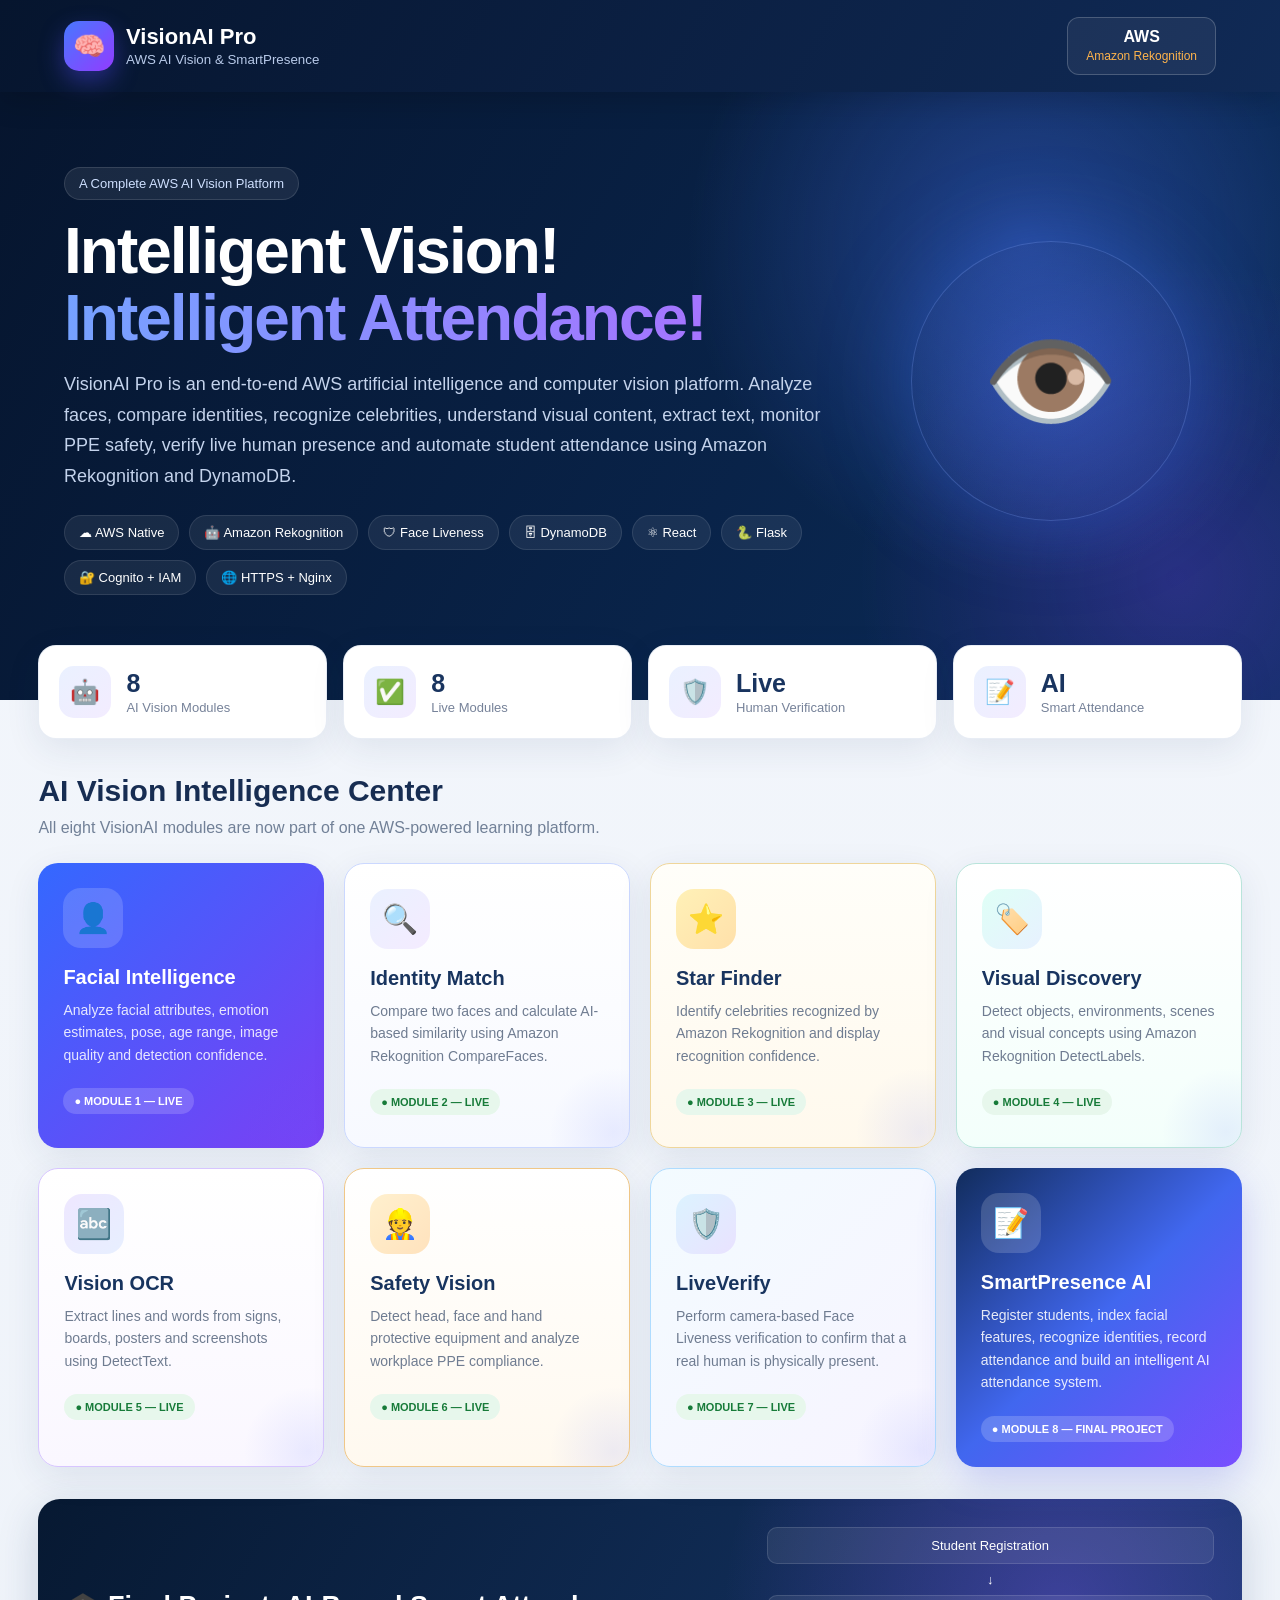
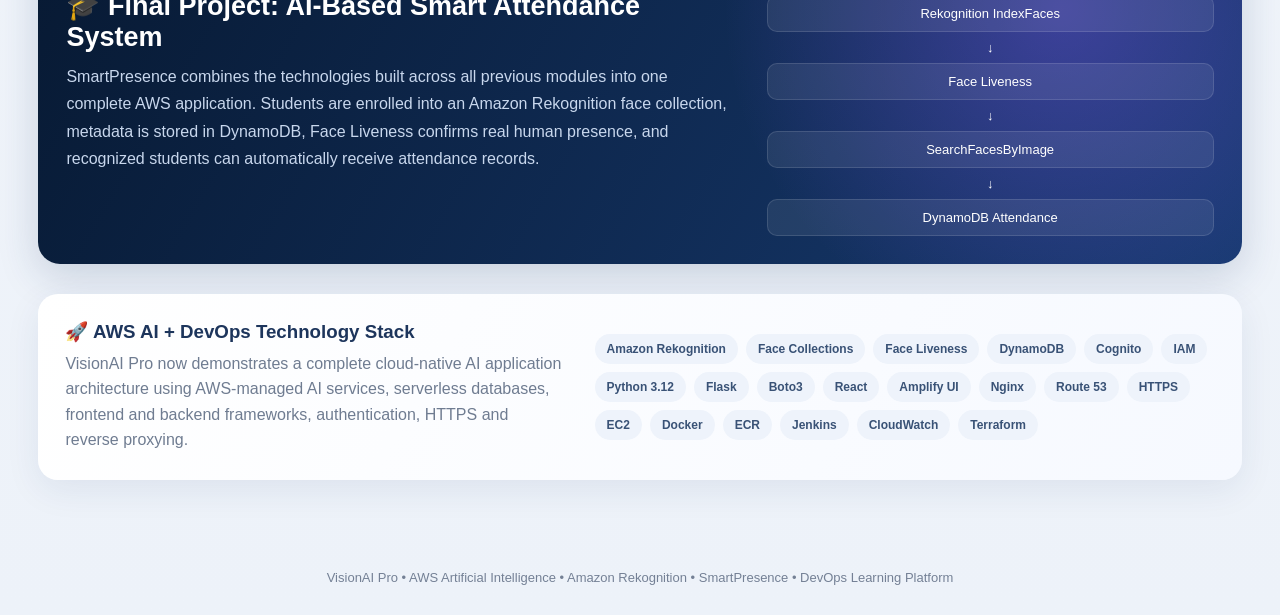
<file: templates/index.html>
<!DOCTYPE html>
<html lang="en">

<head>

<meta charset="UTF-8">

<meta
    name="viewport"
    content="width=device-width, initial-scale=1.0"
>

<title>
    VisionAI Pro | AWS AI Vision Platform
</title>

<style>

* {
    box-sizing: border-box;
}

html {
    scroll-behavior: smooth;
}

body {

    margin: 0;

    font-family:
        "Segoe UI",
        Arial,
        sans-serif;

    background:
        linear-gradient(
            180deg,
            #f4f7fc 0%,
            #edf2f9 100%
        );

    color: #172033;
}

.navbar {

    position: sticky;

    top: 0;

    z-index: 1000;

    background:
        linear-gradient(
            120deg,
            #06152e,
            #102a56
        );

    color: white;

    padding:
        17px 5%;

    display: flex;

    justify-content:
        space-between;

    align-items: center;

    box-shadow:
        0 8px 30px
        rgba(0,0,0,.18);
}

.brand {

    display: flex;

    align-items: center;

    gap: 12px;
}

.brand-icon {

    width: 50px;

    height: 50px;

    border-radius: 15px;

    display: flex;

    align-items: center;

    justify-content: center;

    font-size: 26px;

    background:
        linear-gradient(
            135deg,
            #4778ff,
            #923cff
        );

    box-shadow:
        0 10px 25px
        rgba(86,76,255,.4);
}

.brand h2 {

    margin: 0;

    font-size: 22px;
}

.brand small {

    color: #b8cae9;
}

.aws-badge {

    padding:
        10px 18px;

    border:
        1px solid
        rgba(255,255,255,.2);

    border-radius: 12px;

    background:
        rgba(255,255,255,.06);

    text-align: center;
}

.aws-badge strong {

    display: block;
}

.aws-badge span {

    font-size: 12px;

    color: #ffb44c;
}

.hero {

    padding:
        75px 5%
        105px;

    color: white;

    background:

        radial-gradient(
            circle at 80% 25%,
            rgba(74,118,255,.38),
            transparent 30%
        ),

        radial-gradient(
            circle at 92% 80%,
            rgba(128,65,255,.26),
            transparent 25%
        ),

        linear-gradient(
            120deg,
            #06152e,
            #0b2d5c
        );
}

.hero-inner {

    max-width: 1450px;

    margin: auto;

    display: grid;

    grid-template-columns:
        1.4fr
        .6fr;

    gap: 50px;

    align-items: center;
}

.hero-label {

    display: inline-block;

    padding:
        8px 14px;

    border-radius: 30px;

    background:
        rgba(255,255,255,.08);

    border:
        1px solid
        rgba(255,255,255,.12);

    color: #cfe0ff;

    font-size: 13px;

    margin-bottom: 18px;
}

.hero h1 {

    margin:
        0 0 18px;

    font-size:
        clamp(
            43px,
            5vw,
            70px
        );

    line-height: 1.04;

    letter-spacing: -2px;
}

.hero h1 span {

    background:
        linear-gradient(
            90deg,
            #75a2ff,
            #a574ff
        );

    -webkit-background-clip:
        text;

    background-clip:
        text;

    color: transparent;
}

.hero p {

    max-width: 880px;

    color: #c4d3ec;

    font-size: 18px;

    line-height: 1.7;
}

.hero-tags {

    display: flex;

    flex-wrap: wrap;

    gap: 10px;

    margin-top: 24px;
}

.hero-tag {

    padding:
        9px 14px;

    border-radius: 30px;

    background:
        rgba(255,255,255,.07);

    border:
        1px solid
        rgba(255,255,255,.10);

    font-size: 13px;
}

.hero-visual {

    display: flex;

    justify-content: center;

    align-items: center;
}

.hero-ai-circle {

    width: 280px;

    height: 280px;

    border-radius: 50%;

    display: flex;

    justify-content: center;

    align-items: center;

    font-size: 110px;

    background:

        radial-gradient(
            circle,
            rgba(83,120,255,.38),
            rgba(32,65,128,.12)
        );

    border:
        1px solid
        rgba(124,160,255,.28);

    box-shadow:
        0 0 90px
        rgba(65,119,255,.36);

    animation:
        floating
        4s
        ease-in-out
        infinite;
}

@keyframes floating {

    0%,
    100% {

        transform:
            translateY(0);
    }

    50% {

        transform:
            translateY(-12px);
    }
}

.main-container {

    width: 94%;

    max-width: 1450px;

    margin:
        -55px auto
        60px;
}

.stats {

    display: grid;

    grid-template-columns:
        repeat(
            4,
            1fr
        );

    gap: 16px;

    margin-bottom: 35px;
}

.stat-card {

    background: white;

    border-radius: 18px;

    padding: 20px;

    display: flex;

    align-items: center;

    gap: 15px;

    box-shadow:
        0 10px 35px
        rgba(31,56,97,.09);

    border:
        1px solid
        rgba(230,235,244,.9);
}

.stat-icon {

    width: 52px;

    height: 52px;

    border-radius: 15px;

    display: flex;

    justify-content: center;

    align-items: center;

    font-size: 24px;

    background:
        linear-gradient(
            135deg,
            #eaf1ff,
            #f3ecff
        );
}

.stat-content h3 {

    margin: 0;

    font-size: 25px;

    color: #19345f;
}

.stat-content span {

    color: #768299;

    font-size: 13px;
}

.section-heading {

    margin:
        35px 0
        22px;
}

.section-heading h2 {

    margin:
        0 0 7px;

    font-size: 30px;

    color: #172d52;
}

.section-heading p {

    margin: 0;

    color: #718097;

    line-height: 1.6;
}

.feature-grid {

    display: grid;

    grid-template-columns:
        repeat(
            4,
            1fr
        );

    gap: 20px;
}

.feature-card {

    min-height: 285px;

    position: relative;

    background: white;

    border-radius: 20px;

    padding: 25px;

    text-decoration: none;

    color: #172033;

    overflow: hidden;

    box-shadow:
        0 10px 35px
        rgba(31,56,97,.09);

    border:
        1px solid
        rgba(224,230,240,.9);

    transition:
        transform .25s,
        box-shadow .25s,
        border-color .25s;
}

.feature-card::after {

    content: "";

    position: absolute;

    width: 130px;

    height: 130px;

    border-radius: 50%;

    right: -50px;

    bottom: -50px;

    background:
        radial-gradient(
            circle,
            rgba(80,100,255,.10),
            transparent 70%
        );
}

a.feature-card:hover {

    transform:
        translateY(-7px);

    box-shadow:
        0 18px 42px
        rgba(30,65,120,.16);
}

.feature-icon {

    width: 60px;

    height: 60px;

    border-radius: 18px;

    display: flex;

    justify-content: center;

    align-items: center;

    font-size: 29px;

    margin-bottom: 18px;

    background:
        linear-gradient(
            135deg,
            #eaf1ff,
            #f4ebff
        );
}

.feature-card h3 {

    margin:
        0 0 10px;

    font-size: 20px;

    color: #18345f;
}

.feature-card p {

    margin:
        0 0 22px;

    color: #6f7c91;

    line-height: 1.6;

    font-size: 14px;
}

.module-tag {

    display: inline-block;

    padding:
        7px 11px;

    border-radius: 30px;

    font-size: 11px;

    font-weight: 800;
}

.module-tag.ready {

    background: #e7f7ec;

    color: #177b39;
}

.facial {

    color: white;

    background:
        linear-gradient(
            135deg,
            #3468ff,
            #7b3ff4
        );

    border: none;
}

.facial h3 {

    color: white;
}

.facial p {

    color:
        rgba(
            255,
            255,
            255,
            .86
        );
}

.facial .feature-icon {

    background:
        rgba(255,255,255,.16);
}

.facial .module-tag {

    background:
        rgba(255,255,255,.17);

    color: white;
}

.identity {

    border-color: #cbd8ff;

    background:
        linear-gradient(
            180deg,
            #ffffff,
            #f7f9ff
        );
}

.celebrity {

    border-color: #efd69b;

    background:
        linear-gradient(
            180deg,
            #fffef9,
            #fff9ed
        );
}

.celebrity .feature-icon {

    background:
        linear-gradient(
            135deg,
            #fff1b7,
            #ffe0aa
        );
}

.discovery {

    border-color: #b9e4db;

    background:
        linear-gradient(
            180deg,
            #ffffff,
            #f3fffb
        );
}

.discovery .feature-icon {

    background:
        linear-gradient(
            135deg,
            #dffff6,
            #e7f1ff
        );
}

.ocr {

    border-color: #d7c5ff;

    background:
        linear-gradient(
            180deg,
            #ffffff,
            #faf7ff
        );
}

.ocr .feature-icon {

    background:
        linear-gradient(
            135deg,
            #eee7ff,
            #e7efff
        );
}

.safety {

    border-color: #f0c787;

    background:
        linear-gradient(
            180deg,
            #ffffff,
            #fff9ef
        );
}

.safety .feature-icon {

    background:
        linear-gradient(
            135deg,
            #fff0ce,
            #ffe2bd
        );
}

.liveness {

    border-color: #afdcff;

    background:
        linear-gradient(
            135deg,
            #f3fbff,
            #f7f4ff
        );
}

.liveness .feature-icon {

    background:
        linear-gradient(
            135deg,
            #dcf3ff,
            #e9e2ff
        );
}

.smartpresence {

    border: none;

    background:
        linear-gradient(
            135deg,
            #112c5c,
            #4167ef,
            #7c4cff
        );

    color: white;

    box-shadow:
        0 14px 38px
        rgba(67,79,220,.24);
}

.smartpresence h3 {

    color: white;
}

.smartpresence p {

    color:
        rgba(
            255,
            255,
            255,
            .88
        );
}

.smartpresence .feature-icon {

    background:
        rgba(255,255,255,.16);

    color: white;
}

.smartpresence .module-tag {

    background:
        rgba(255,255,255,.18);

    color: white;
}

.final-project {

    margin-top: 32px;

    padding: 28px;

    border-radius: 22px;

    color: white;

    display: grid;

    grid-template-columns:
        1.5fr
        1fr;

    gap: 30px;

    align-items: center;

    background:

        radial-gradient(
            circle at 85% 30%,
            rgba(135,91,255,.36),
            transparent 32%
        ),

        linear-gradient(
            120deg,
            #071932,
            #173a70
        );

    box-shadow:
        0 12px 40px
        rgba(25,53,101,.18);
}

.final-project h2 {

    margin:
        0 0 10px;

    font-size: 27px;
}

.final-project p {

    color: #c8d7ed;

    line-height: 1.7;

    margin: 0;
}

.flow {

    display: flex;

    flex-direction: column;

    gap: 8px;

    text-align: center;

    font-size: 13px;
}

.flow-box {

    padding:
        10px 14px;

    border-radius: 10px;

    background:
        rgba(255,255,255,.08);

    border:
        1px solid
        rgba(255,255,255,.12);
}

.platform-info {

    margin-top: 30px;

    background:
        linear-gradient(
            120deg,
            #ffffff,
            #f6f9ff
        );

    border-radius: 20px;

    padding: 27px;

    display: grid;

    grid-template-columns:
        1fr
        auto;

    gap: 30px;

    align-items: center;

    box-shadow:
        0 10px 35px
        rgba(31,56,97,.08);
}

.platform-info h3 {

    margin:
        0 0 8px;

    color: #1d355c;
}

.platform-info p {

    margin: 0;

    color: #6f7c91;

    line-height: 1.6;
}

.platform-tech {

    display: flex;

    flex-wrap: wrap;

    gap: 8px;

    max-width: 620px;
}

.tech-badge {

    padding:
        8px 12px;

    border-radius: 20px;

    background: #eef3fb;

    color: #395276;

    font-size: 12px;

    font-weight: 600;
}

.footer {

    text-align: center;

    padding:
        30px 20px;

    color: #748095;

    font-size: 13px;
}

@media(max-width:1150px) {

    .feature-grid {

        grid-template-columns:
            repeat(
                2,
                1fr
            );
    }

    .stats {

        grid-template-columns:
            repeat(
                2,
                1fr
            );
    }

    .final-project {

        grid-template-columns:
            1fr;
    }
}

@media(max-width:750px) {

    .hero-inner {

        grid-template-columns:
            1fr;
    }

    .hero-visual {

        display: none;
    }

    .feature-grid {

        grid-template-columns:
            1fr;
    }

    .stats {

        grid-template-columns:
            1fr;
    }

    .platform-info {

        grid-template-columns:
            1fr;
    }

    .aws-badge {

        display: none;
    }
}

</style>

</head>

<body>

<header class="navbar">

<div class="brand">

    <div class="brand-icon">
        🧠
    </div>

    <div>

        <h2>
            VisionAI Pro
        </h2>

        <small>
            AWS AI Vision & SmartPresence
        </small>

    </div>

</div>

<div class="aws-badge">

    <strong>
        AWS
    </strong>

    <span>
        Amazon Rekognition
    </span>

</div>

</header>

<section class="hero">

<div class="hero-inner">

<div>

<span class="hero-label">

    A Complete AWS AI Vision Platform

</span>

<h1>

    Intelligent Vision!

    <br>

    <span>
        Intelligent Attendance!
    </span>

</h1>

<p>

    VisionAI Pro is an end-to-end AWS artificial
    intelligence and computer vision platform.

    Analyze faces, compare identities, recognize
    celebrities, understand visual content,
    extract text, monitor PPE safety, verify
    live human presence and automate student
    attendance using Amazon Rekognition and
    DynamoDB.

</p>

<div class="hero-tags">

<span class="hero-tag">
    ☁ AWS Native
</span>

<span class="hero-tag">
    🤖 Amazon Rekognition
</span>

<span class="hero-tag">
    🛡 Face Liveness
</span>

<span class="hero-tag">
    🗄 DynamoDB
</span>

<span class="hero-tag">
    ⚛ React
</span>

<span class="hero-tag">
    🐍 Flask
</span>

<span class="hero-tag">
    🔐 Cognito + IAM
</span>

<span class="hero-tag">
    🌐 HTTPS + Nginx
</span>

</div>

</div>

<div class="hero-visual">

    <div class="hero-ai-circle">
        👁️
    </div>

</div>

</div>

</section>

<main class="main-container">

<section class="stats">

<div class="stat-card">

    <div class="stat-icon">
        🤖
    </div>

    <div class="stat-content">

        <h3>
            8
        </h3>

        <span>
            AI Vision Modules
        </span>

    </div>

</div>

<div class="stat-card">

    <div class="stat-icon">
        ✅
    </div>

    <div class="stat-content">

        <h3>
            8
        </h3>

        <span>
            Live Modules
        </span>

    </div>

</div>

<div class="stat-card">

    <div class="stat-icon">
        🛡️
    </div>

    <div class="stat-content">

        <h3>
            Live
        </h3>

        <span>
            Human Verification
        </span>

    </div>

</div>

<div class="stat-card">

    <div class="stat-icon">
        📝
    </div>

    <div class="stat-content">

        <h3>
            AI
        </h3>

        <span>
            Smart Attendance
        </span>

    </div>

</div>

</section>

<section class="section-heading">

<h2>
    AI Vision Intelligence Center
</h2>

<p>

    All eight VisionAI modules are now part
    of one AWS-powered learning platform.

</p>

</section>

<section class="feature-grid">

<a
    class="feature-card facial"
    href="/facial-analysis"
>

<div class="feature-icon">
    👤
</div>

<h3>
    Facial Intelligence
</h3>

<p>

    Analyze facial attributes,
    emotion estimates, pose,
    age range, image quality
    and detection confidence.

</p>

<span class="module-tag ready">

    ● MODULE 1 — LIVE

</span>

</a>

<a
    class="feature-card identity"
    href="/face-comparison"
>

<div class="feature-icon">
    🔍
</div>

<h3>
    Identity Match
</h3>

<p>

    Compare two faces and calculate
    AI-based similarity using Amazon
    Rekognition CompareFaces.

</p>

<span class="module-tag ready">

    ● MODULE 2 — LIVE

</span>

</a>

<a
    class="feature-card celebrity"
    href="/celebrity-recognition"
>

<div class="feature-icon">
    ⭐
</div>

<h3>
    Star Finder
</h3>

<p>

    Identify celebrities recognized by
    Amazon Rekognition and display
    recognition confidence.

</p>

<span class="module-tag ready">

    ● MODULE 3 — LIVE

</span>

</a>

<a
    class="feature-card discovery"
    href="/label-detection"
>

<div class="feature-icon">
    🏷️
</div>

<h3>
    Visual Discovery
</h3>

<p>

    Detect objects, environments,
    scenes and visual concepts using
    Amazon Rekognition DetectLabels.

</p>

<span class="module-tag ready">

    ● MODULE 4 — LIVE

</span>

</a>

<a
    class="feature-card ocr"
    href="/text-detection"
>

<div class="feature-icon">
    🔤
</div>

<h3>
    Vision OCR
</h3>

<p>

    Extract lines and words from
    signs, boards, posters and
    screenshots using DetectText.

</p>

<span class="module-tag ready">

    ● MODULE 5 — LIVE

</span>

</a>

<a
    class="feature-card safety"
    href="/ppe-detection"
>

<div class="feature-icon">
    👷
</div>

<h3>
    Safety Vision
</h3>

<p>

    Detect head, face and hand
    protective equipment and analyze
    workplace PPE compliance.

</p>

<span class="module-tag ready">

    ● MODULE 6 — LIVE

</span>

</a>

<a
    class="feature-card liveness"
    href="/face-liveness"
>

<div class="feature-icon">
    🛡️
</div>

<h3>
    LiveVerify
</h3>

<p>

    Perform camera-based Face Liveness
    verification to confirm that a real
    human is physically present.

</p>

<span class="module-tag ready">

    ● MODULE 7 — LIVE

</span>

</a>

<a
    class="feature-card smartpresence"
    href="/smart-presence"
>

<div class="feature-icon">
    📝
</div>

<h3>
    SmartPresence AI
</h3>

<p>

    Register students, index facial
    features, recognize identities,
    record attendance and build an
    intelligent AI attendance system.

</p>

<span class="module-tag ready">

    ● MODULE 8 — FINAL PROJECT

</span>

</a>

</section>

<section class="final-project">

<div>

<h2>

    🎓 Final Project:
    AI-Based Smart Attendance System

</h2>

<p>

    SmartPresence combines the technologies
    built across all previous modules into
    one complete AWS application.

    Students are enrolled into an Amazon
    Rekognition face collection, metadata is
    stored in DynamoDB, Face Liveness confirms
    real human presence, and recognized students
    can automatically receive attendance records.

</p>

</div>

<div class="flow">

<div class="flow-box">
    Student Registration
</div>

<div>
    ↓
</div>

<div class="flow-box">
    Rekognition IndexFaces
</div>

<div>
    ↓
</div>

<div class="flow-box">
    Face Liveness
</div>

<div>
    ↓
</div>

<div class="flow-box">
    SearchFacesByImage
</div>

<div>
    ↓
</div>

<div class="flow-box">
    DynamoDB Attendance
</div>

</div>

</section>

<section class="platform-info">

<div>

<h3>

    🚀 AWS AI + DevOps Technology Stack

</h3>

<p>

    VisionAI Pro now demonstrates a complete
    cloud-native AI application architecture
    using AWS-managed AI services, serverless
    databases, frontend and backend frameworks,
    authentication, HTTPS and reverse proxying.

</p>

</div>

<div class="platform-tech">

<span class="tech-badge">
    Amazon Rekognition
</span>

<span class="tech-badge">
    Face Collections
</span>

<span class="tech-badge">
    Face Liveness
</span>

<span class="tech-badge">
    DynamoDB
</span>

<span class="tech-badge">
    Cognito
</span>

<span class="tech-badge">
    IAM
</span>

<span class="tech-badge">
    Python 3.12
</span>

<span class="tech-badge">
    Flask
</span>

<span class="tech-badge">
    Boto3
</span>

<span class="tech-badge">
    React
</span>

<span class="tech-badge">
    Amplify UI
</span>

<span class="tech-badge">
    Nginx
</span>

<span class="tech-badge">
    Route 53
</span>

<span class="tech-badge">
    HTTPS
</span>

<span class="tech-badge">
    EC2
</span>

<span class="tech-badge">
    Docker
</span>

<span class="tech-badge">
    ECR
</span>

<span class="tech-badge">
    Jenkins
</span>

<span class="tech-badge">
    CloudWatch
</span>

<span class="tech-badge">
    Terraform
</span>

</div>

</section>

</main>

<footer class="footer">

    VisionAI Pro
    • AWS Artificial Intelligence
    • Amazon Rekognition
    • SmartPresence
    • DevOps Learning Platform

</footer>

</body>

</html>
</file>
